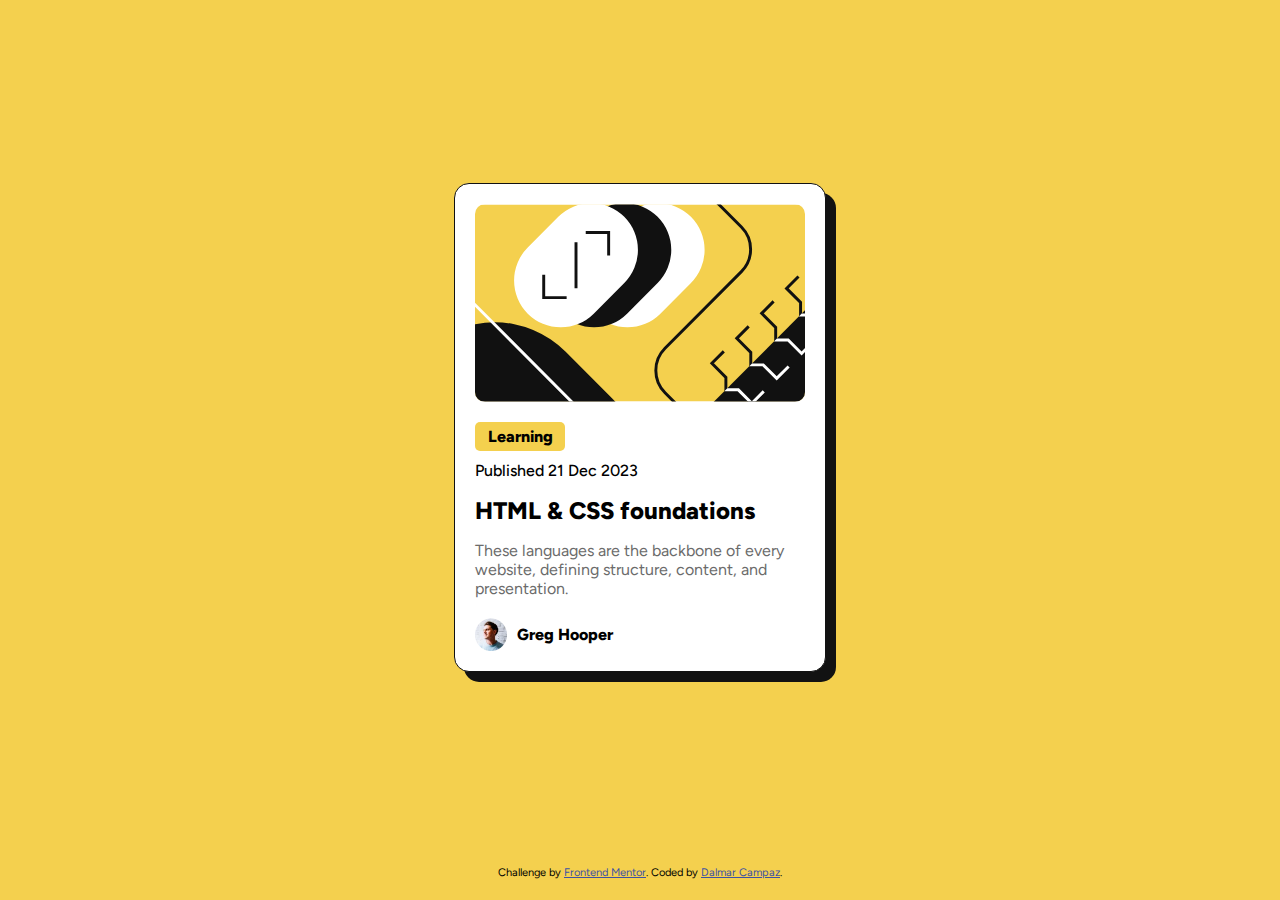
<file: blog-preview-card-dalmar/index.html>
<!DOCTYPE html>
<html lang="en">
  <head>
    <meta charset="UTF-8" />
    <meta name="viewport" content="width=device-width, initial-scale=1.0" />
    <!-- displays site properly based on user's device -->
    <link rel="stylesheet" href="styles.css" />
    <link
      rel="icon"
      type="image/png"
      sizes="32x32"
      href="images/favicon-32x32.png"
    />
    <title>Frontend Mentor | Blog preview card</title>
  </head>
  <body>
    <main>
      <article class="container">
        <img
          src="images/illustration-article.svg"
          alt="Illustration of an article"
          class="illustration"
        />
        <span class="type">Learning</span>
        <div class="text-container">
          <p>Published 21 Dec 2023</p>
          <h1>HTML & CSS foundations</h1>
          <p>
            These languages are the backbone of every website, defining structure,
            content, and presentation.
          </p>
          <div class="profile">
            <img src="images/image-avatar.webp" alt="Profile picture of Greg Hooper" />
            <span>Greg Hooper</span>
          </div>
        </div>
      </article>
    </main>

    <footer>
      <p class="attribution">
        Challenge by
        <a href="https://www.frontendmentor.io?ref=challenge" target="_blank"
          >Frontend Mentor</a
        >. Coded by <a href="#">Dalmar Campaz</a>.
      </p>
    </footer>
  </body>
</html>
</file>
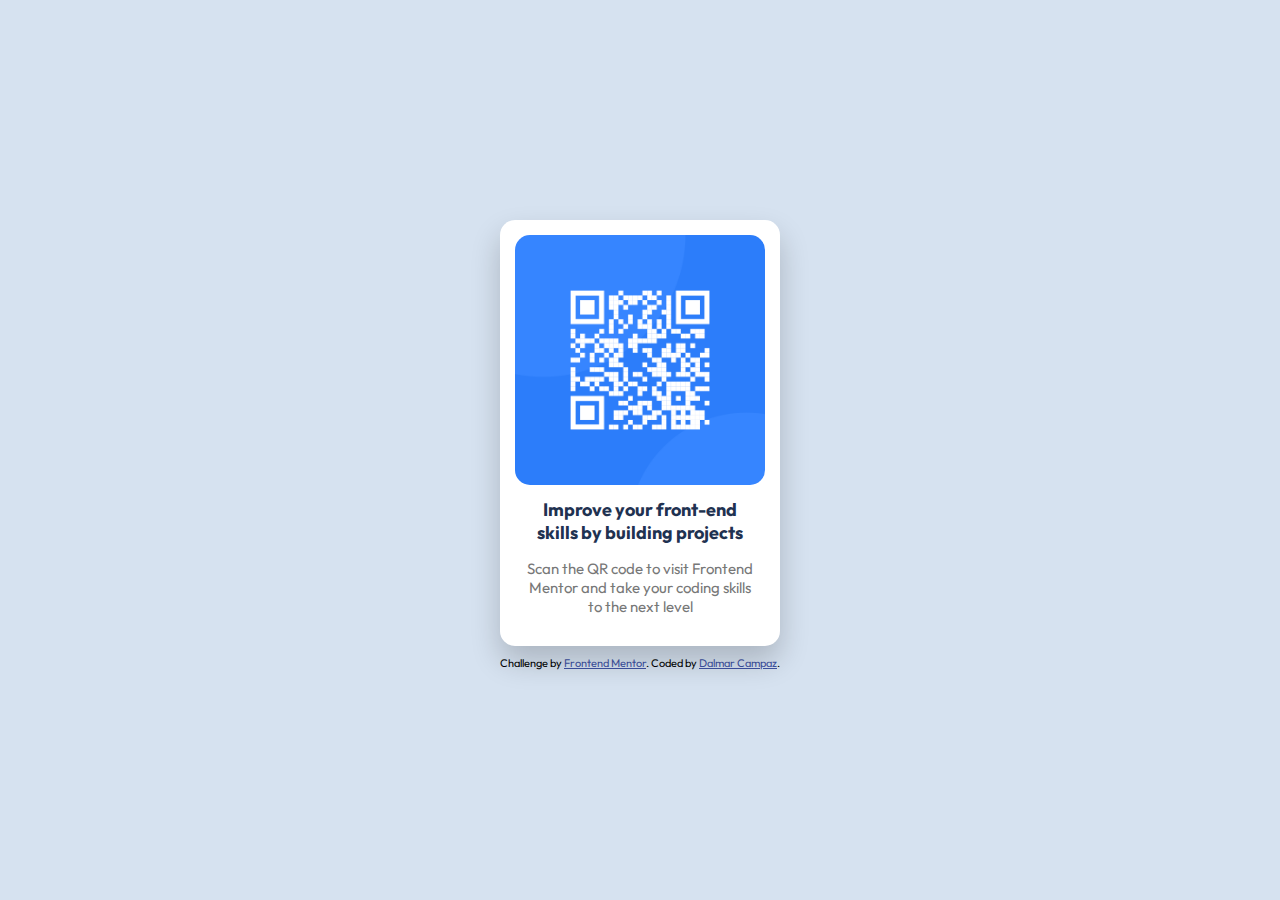
<file: fm-qr-code-dalmar/index.html>
<!DOCTYPE html>
<html lang="en">
  <head>
    <meta charset="UTF-8" />
    <meta name="viewport" content="width=device-width, initial-scale=1.0" />
    <!-- displays site properly based on user's device -->
    <link
      rel="icon"
      type="image/png"
      sizes="32x32"
      href="./images/favicon-32x32.png"
    />
    <title>Frontend Mentor | QR code component</title>
    <link rel="stylesheet" href="styles.css" />
    <link
      href="https://fonts.googleapis.com/css2?family=Outfit:wght@100;200;300;400;500;600;700;800;900&display=swap"
      rel="stylesheet"
    />
  </head>
  <body>
    <div class="container">
      <img class="qr" src="images/image-qr-code.png" alt="image-qr-code" />
      <div>
        <h1>Improve your front-end skills by building projects</h1>
        <p>
          Scan the QR code to visit Frontend Mentor and take your coding skills
          to the next level
        </p>
      </div>
    </div>
    <footer>
      <div class="attribution">
        Challenge by
        <a href="https://www.frontendmentor.io?ref=challenge" target="_blank"
          >Frontend Mentor</a
        >. Coded by <a href="#">Dalmar Campaz</a>.
      </div>
    </footer>
  </body>
</html>
</file>
<file: blog-preview-card-dalmar/styles.css>
@font-face {
  font-family: figtree;
  src: url(fonts/Figtree-VariableFont_wght.ttf) format(truetype);
}

body {
  margin: 0;
  height: 100vh;
  width: 100vw;
  background-color: hsl(47, 88%, 63%);
  justify-content: space-between;
  font-family: figtree;
}
main, footer {
    margin-top: auto;
}
body,
.profile {
  display: flex;
  align-items: center;
}
body,
.container {
  flex-direction: column;
}

.container {
  background-color: hsl(0, 0%, 100%);
  width: 330px;
  padding: 20px;
  border-radius: 15px;
  box-shadow: 10px 10px 0 hsl(0, 0%, 7%);
  border: 1px solid hsl(0, 0%, 7%);
  display: flex;
}

.container .illustration {
  border-radius: 10px;
  margin-bottom: 20px;
  width: 330px;
}
.type {
  text-align: center;
  width: 70px;
  border-radius: 5px;
  background-color: hsl(47, 88%, 63%);
  padding: 5px 10px;
  margin-bottom: 10px;
}
.text-container span,
.text-container h1,
.type {
  font-weight: 800;
}
.text-container h1 {
  font-size: clamp(23px, 2vw, 24px);
}
.text-container h1:hover {
  color: hsl(47, 88%, 63%);
  cursor: pointer;
}

.text-container p:first-of-type {
  font-weight: 500;
}
.text-container p {
  font-size: 16px;
  margin: 0;
}
.text-container p:last-of-type {
  color: hsl(0, 0%, 42%);
}
.profile {
  margin: 20px 0 0px;
  gap: 10px;
}
.profile img {
  width: 32px;
}
footer {
    margin-bottom: 10px;

}
.attribution {
  font-size: 11px;
  text-align: center;
}
.attribution a {
  color: hsl(228, 45%, 44%);
}
</file>
<file: fm-qr-code-dalmar/styles.css>
body {
  margin: 0;
  width: 100vw;
  height: 100vh;
  font-family: "Outfit", sans-serif;
  text-align: center;
  background-color: hsl(212, 45%, 89%);
}
body,
.container {
  display: flex;
  align-items: center;
  justify-content: center;
  flex-direction: column;
}
.container {
  background-color: hsl(0, 0%, 100%);
  padding: 15px 0;
  min-height: 340px;
  width: 280px;
  box-shadow: 0 15px 30px rgba(0, 0, 0, 0.2);
  position: relative;
}
.container div {
  padding: 0 10px;
  width: 230px;
}
.qr,
.container {
  border-radius: 15px;
}
.qr {
  width: 250px;
}
.attribution,
footer {
  text-align: center;
}
h1 {
  font-size: 18px;
  font-weight: 700;
  color: hsl(218, 44%, 22%);
}
p {
  color: #777;
  font-size: 15px;
}
footer {
  padding: 10px;
}
.attribution {
  font-size: 11px;
}
.attribution a {
  color: hsl(228, 45%, 44%);
}
</file>
